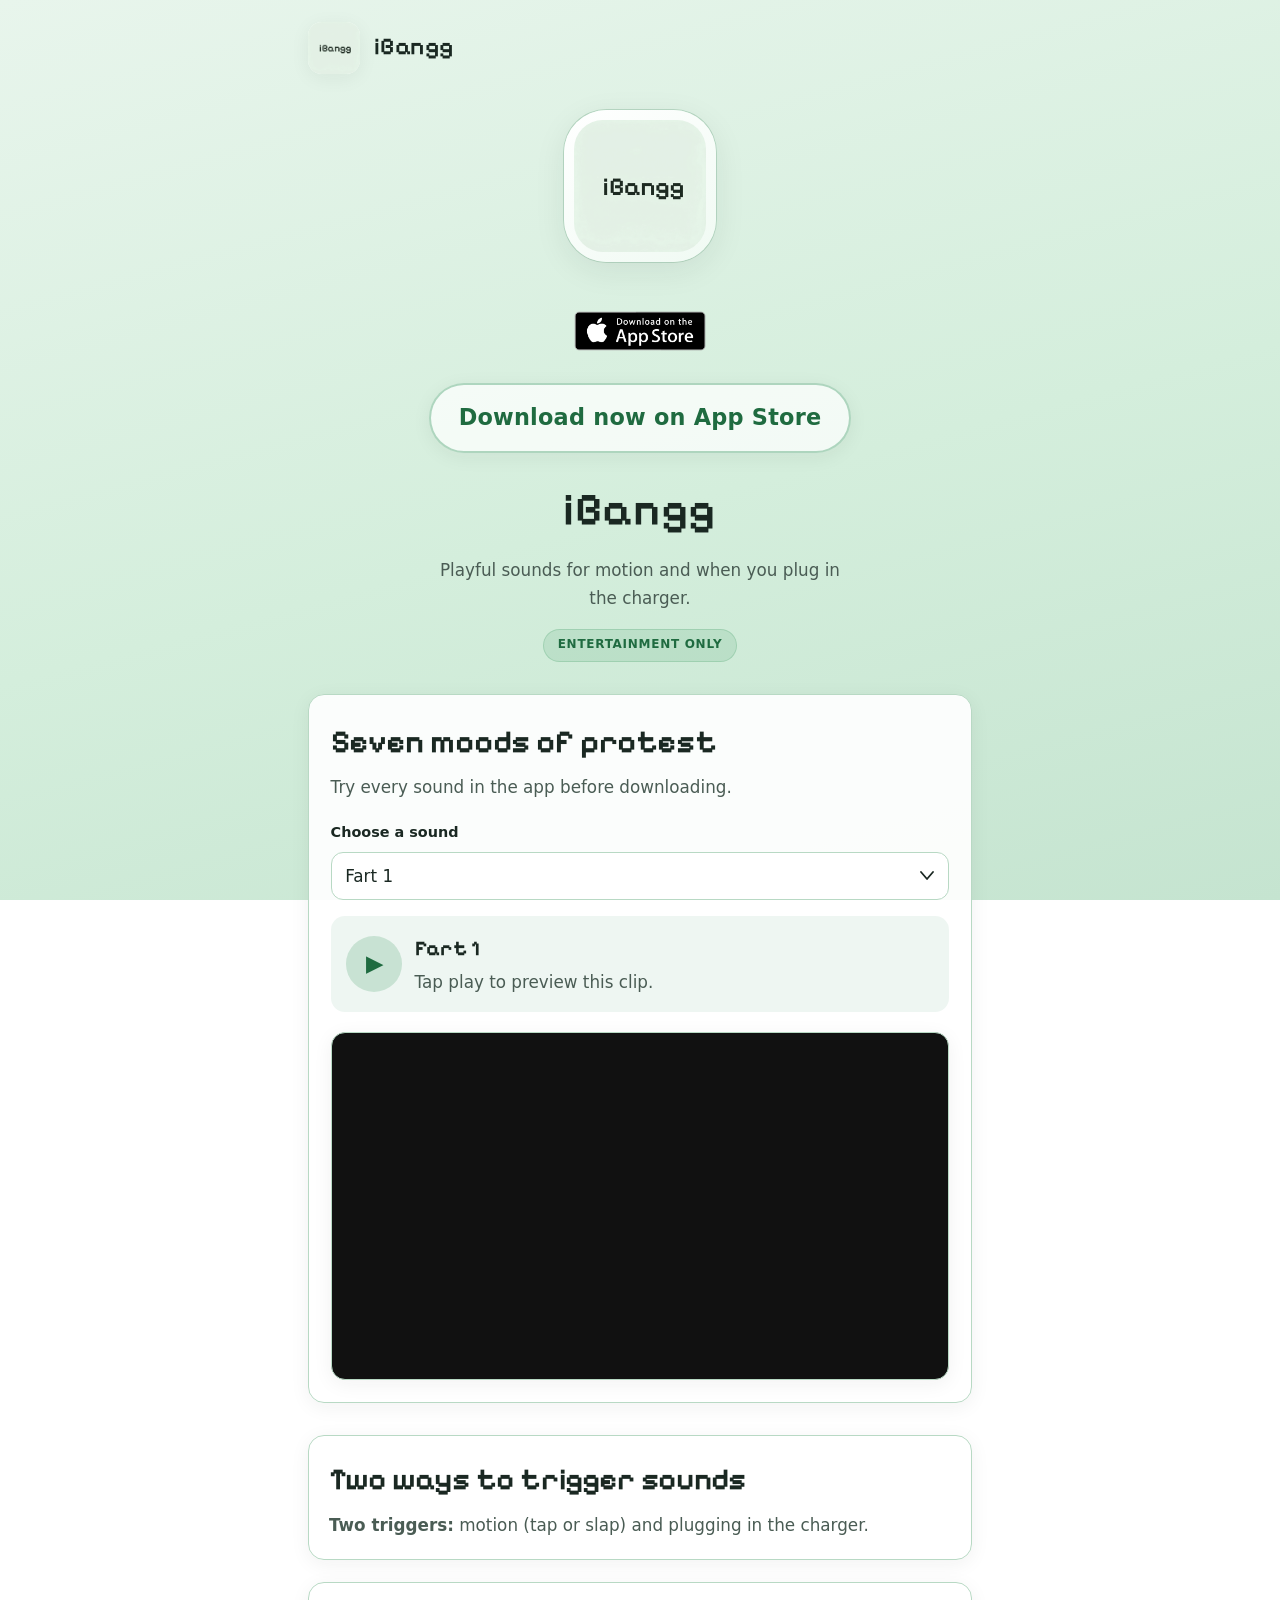
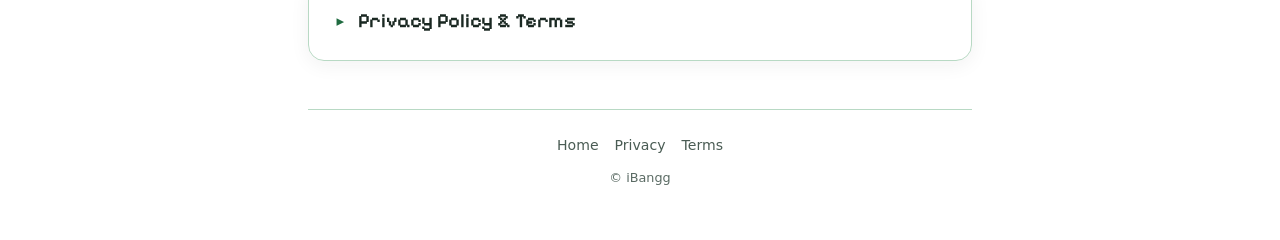
<file: index.html>
<!DOCTYPE html>
<html lang="en">
  <head>
    <meta charset="utf-8" />
    <meta name="viewport" content="width=device-width, initial-scale=1" />
    <meta name="referrer" content="strict-origin-when-cross-origin" />
    <meta name="theme-color" content="#d4eedc" />
    <meta
      name="description"
      content="iBangg — Privacy Policy and Terms. Entertainment app; no data collection."
    />
    <title>iBangg — Legal</title>
    <link rel="icon" href="assets/logo.png" type="image/png" />
    <link rel="preconnect" href="https://fonts.googleapis.com" />
    <link rel="preconnect" href="https://fonts.gstatic.com" crossorigin />
    <link
      href="https://fonts.googleapis.com/css2?family=Pixelify+Sans:wght@400;500;600;700&display=swap"
      rel="stylesheet"
    />
    <link rel="stylesheet" href="styles.css" />
  </head>
  <body>
    <a class="skip-link" href="#main">Skip to content</a>

    <div class="layout">
      <header class="site-header">
        <a class="brand" href="index.html">
          <img
            class="brand-logo"
            src="assets/logo.png"
            width="52"
            height="52"
            alt=""
            decoding="async"
          />
          <span class="brand-text">
            <span class="brand-name">iBangg</span>
          </span>
        </a>
      </header>

      <main id="main">
        <section class="hero" aria-labelledby="hero-title">
          <div class="hero-logo">
            <img
              src="assets/logo.png"
              width="132"
              height="132"
              alt="iBangg app icon"
              decoding="async"
            />
          </div>
          <div class="appstore-logo-wrap">
            <img
              class="appstore-logo"
              src="assets/AppStore-Logo.png"
              width="260"
              height="78"
              alt="App Store logo"
              decoding="async"
            />
          </div>
          <a
            class="appstore-cta"
            href="https://apps.apple.com/bg/app/ibangg/id6761313933"
            target="_blank"
            rel="noopener noreferrer"
            aria-label="Download iBangg on the App Store"
          >
            Download now on App Store
          </a>
          <h1 id="hero-title" class="hero-title">iBangg</h1>
          <p class="hero-lead">
            Playful sounds for motion and when you plug in the charger.
          </p>
          <span class="hero-badge">Entertainment only</span>
        </section>

        <section class="sound-preview" aria-labelledby="sound-preview-title">
          <h2 id="sound-preview-title">Seven moods of protest</h2>
          <p class="sound-preview-lead">
            Try every sound in the app before downloading.
          </p>
          <label class="sound-label" id="sound-label-picker" for="sound-picker-btn">Choose a sound</label>
          <div class="sound-picker">
            <button
              type="button"
              id="sound-picker-btn"
              class="sound-picker-trigger"
              aria-haspopup="listbox"
              aria-expanded="false"
              aria-controls="sound-picker-listbox"
            >
              <span class="sound-picker-value" id="sound-picker-value">Fart 1</span>
            </button>
            <ul
              id="sound-picker-listbox"
              class="sound-picker-list"
              role="listbox"
              aria-labelledby="sound-label-picker"
              hidden
            ></ul>
            <select
              id="sound-select"
              class="sound-select-native"
              name="sound"
              tabindex="-1"
              aria-hidden="true"
            >
              <option value="assets/sounds/Fart 1.mp3">Fart 1</option>
              <option value="assets/sounds/Fart 2.mp3">Fart 2</option>
              <option value="assets/sounds/Fart 3.mp3">Fart 3</option>
              <option value="assets/sounds/Fart 4.mp3">Fart 4</option>
              <option value="assets/sounds/Moan 1.mp3">Moan 1</option>
              <option value="assets/sounds/Moan 2.mp3">Moan 2</option>
              <option value="assets/sounds/moan3.mp3">Moan 3</option>
              <option value="assets/sounds/moan4.mp3">Moan 4</option>
              <option value="assets/sounds/Ohoo 1.mp3">Ohoo</option>
              <option value="assets/sounds/Old Metal.mp3">Old Metal</option>
              <option value="assets/sounds/Ouch 1.mp3">Ouch 1</option>
              <option value="assets/sounds/Ouch 2.mp3">Ouch 2</option>
              <option value="assets/sounds/Ouch 3.mp3">Ouch 3</option>
              <option value="assets/sounds/Ow 1.mp3">Ow</option>
              <option value="assets/sounds/Yeah 1.mp3">Yeah 1</option>
              <option value="assets/sounds/Yeah 2.mp3">Yeah 2</option>
              <option value="assets/sounds/goat.mp3">Goat</option>
              <option value="assets/sounds/move-away.mp3">Move away</option>
            </select>
          </div>
          <div class="sound-player-card">
            <button type="button" id="sound-play-toggle" class="sound-play-btn" aria-label="Play selected sound">
              ▶
            </button>
            <div class="sound-copy">
              <strong id="sound-title">Fart 1</strong>
              <p id="sound-help">Tap play to preview this clip.</p>
            </div>
          </div>
          <audio id="sound-preview-audio" preload="none" src="assets/sounds/Fart 1.mp3"></audio>
          <div class="sound-video-wrap">
            <div class="sound-video-embed">
              <iframe
                id="sound-youtube-frame"
                title="iBangg — YouTube video"
                loading="lazy"
                allow="accelerometer; autoplay; clipboard-write; encrypted-media; gyroscope; picture-in-picture; web-share"
                allowfullscreen
                referrerpolicy="strict-origin-when-cross-origin"
              ></iframe>
            </div>
          </div>
        </section>

        <section class="feature-note" aria-labelledby="feature-note-title">
          <h2 id="feature-note-title">Two ways to trigger sounds</h2>
          <p>
            <strong>Two triggers:</strong> motion (tap or slap) and plugging in the
            charger.
          </p>
        </section>

        <details class="legal-fold">
          <summary class="legal-fold-summary">
            <span class="summary-chevron" aria-hidden="true">▸</span>
            <span class="legal-fold-title">
              <strong>Privacy Policy &amp; Terms</strong>
            </span>
          </summary>
          <div class="legal-fold-panel">
            <p class="intro-copy">
              This site hosts the official <strong>Privacy Policy</strong> and
              <strong>Terms &amp; Conditions</strong> for the iOS app. We don’t
              collect personal data or share it with third parties.
            </p>

            <nav class="nav-cards" aria-label="Legal documents">
              <a class="nav-card" href="privacy.html">
                <strong>Privacy Policy</strong>
                <span>What we don’t collect and how the app treats your device.</span>
                <span class="chev">Read →</span>
              </a>
              <a class="nav-card" href="terms.html">
                <strong>Terms &amp; Conditions</strong>
                <span>Use for fun, at your own risk — including physical handling of your phone.</span>
                <span class="chev">Read →</span>
              </a>
            </nav>

            <div class="at-a-glance-card">
              <p class="at-a-glance-heading"><strong>At a glance</strong></p>
              <p>
                No personal information collection, no third‑party data sharing.
                You’re responsible for how you handle your device; we’re not liable
                for damage from rough or inappropriate use. The same points are
                spelled out in the
                <a href="privacy.html">Privacy Policy</a> (sections 1–2) and
                <a href="terms.html">Terms</a> (sections 2 and 4), each with a
                short summary at the top of that page.
              </p>
            </div>
          </div>
        </details>
      </main>

      <footer class="site-footer">
        <nav aria-label="Footer">
          <a href="index.html">Home</a>
          <a href="privacy.html">Privacy</a>
          <a href="terms.html">Terms</a>
        </nav>
        <p class="fine">© iBangg</p>
      </footer>
    </div>
    <script>
      const soundSelect = document.getElementById("sound-select");
      const soundPickerBtn = document.getElementById("sound-picker-btn");
      const soundPickerValue = document.getElementById("sound-picker-value");
      const soundListbox = document.getElementById("sound-picker-listbox");
      const audio = document.getElementById("sound-preview-audio");
      const playToggle = document.getElementById("sound-play-toggle");
      const soundTitle = document.getElementById("sound-title");
      const soundHelp = document.getElementById("sound-help");
      const soundYoutubeFrame = document.getElementById("sound-youtube-frame");

      if (soundYoutubeFrame) {
        const ytParams = new URLSearchParams({
          rel: "0",
          modestbranding: "1",
          playsinline: "1"
        });
        if (location.protocol === "https:" || location.protocol === "http:") {
          ytParams.set("origin", location.origin);
        }
        soundYoutubeFrame.src =
          "https://www.youtube-nocookie.com/embed/eyi1hRgVilk?" + ytParams.toString();
      }

      let docCloseListener = null;

      function selectedLabel() {
        return soundSelect.options[soundSelect.selectedIndex].text;
      }

      function updateButton(isPlaying) {
        playToggle.textContent = isPlaying ? "❚❚" : "▶";
        playToggle.setAttribute(
          "aria-label",
          isPlaying ? "Pause selected sound" : "Play selected sound"
        );
      }

      function syncListboxSelection() {
        const i = soundSelect.selectedIndex;
        soundListbox.querySelectorAll('[role="option"]').forEach((el, idx) => {
          el.setAttribute("aria-selected", idx === i ? "true" : "false");
        });
      }

      function applySoundSelection() {
        audio.src = soundSelect.value;
        soundPickerValue.textContent = selectedLabel();
        soundTitle.textContent = selectedLabel();
        soundHelp.textContent = "Tap play to preview this clip.";
        audio.pause();
        audio.currentTime = 0;
        updateButton(false);
        syncListboxSelection();
      }

      function closeSoundPicker() {
        soundListbox.hidden = true;
        soundPickerBtn.setAttribute("aria-expanded", "false");
        if (docCloseListener) {
          document.removeEventListener("click", docCloseListener);
          docCloseListener = null;
        }
      }

      function openSoundPicker() {
        soundListbox.hidden = false;
        soundPickerBtn.setAttribute("aria-expanded", "true");
        syncListboxSelection();
        const focusIdx = soundSelect.selectedIndex;
        const toFocus = soundListbox.children[focusIdx] || soundListbox.firstElementChild;
        toFocus?.focus();
        docCloseListener = (e) => {
          if (!e.target.closest(".sound-picker")) {
            closeSoundPicker();
          }
        };
        setTimeout(() => document.addEventListener("click", docCloseListener), 0);
      }

      Array.from(soundSelect.options).forEach((opt, index) => {
        const li = document.createElement("li");
        li.setAttribute("role", "option");
        li.id = "sound-opt-" + index;
        li.tabIndex = -1;
        li.dataset.index = String(index);
        li.textContent = opt.textContent;
        li.addEventListener("click", (e) => {
          e.stopPropagation();
          soundSelect.selectedIndex = index;
          applySoundSelection();
          closeSoundPicker();
          soundPickerBtn.focus();
        });
        soundListbox.appendChild(li);
      });

      soundPickerBtn.addEventListener("click", (e) => {
        e.stopPropagation();
        if (soundListbox.hidden) {
          openSoundPicker();
        } else {
          closeSoundPicker();
        }
      });

      soundPickerBtn.addEventListener("keydown", (e) => {
        if (e.key === "ArrowDown" || e.key === "ArrowUp" || e.key === "Enter" || e.key === " ") {
          e.preventDefault();
          if (soundListbox.hidden) {
            openSoundPicker();
          }
        }
      });

      soundListbox.addEventListener("keydown", (e) => {
        const items = [...soundListbox.querySelectorAll('[role="option"]')];
        const cur = items.indexOf(document.activeElement);
        if (e.key === "Escape") {
          e.preventDefault();
          closeSoundPicker();
          soundPickerBtn.focus();
        }
        if (e.key === "ArrowDown") {
          e.preventDefault();
          items[Math.min(cur + 1, items.length - 1)]?.focus();
        }
        if (e.key === "ArrowUp") {
          e.preventDefault();
          items[Math.max(cur - 1, 0)]?.focus();
        }
        if (e.key === "Enter" || e.key === " ") {
          e.preventDefault();
          if (cur >= 0) {
            soundSelect.selectedIndex = cur;
            applySoundSelection();
            closeSoundPicker();
            soundPickerBtn.focus();
          }
        }
      });

      applySoundSelection();

      playToggle.addEventListener("click", async () => {
        if (audio.paused) {
          try {
            await audio.play();
            soundHelp.textContent = "Playing preview...";
            updateButton(true);
          } catch (_) {
            soundHelp.textContent = "Preview blocked by browser. Tap play again.";
          }
          return;
        }
        audio.pause();
        updateButton(false);
        soundHelp.textContent = "Paused.";
      });

      audio.addEventListener("ended", () => {
        updateButton(false);
        soundHelp.textContent = "Preview finished.";
      });

      audio.addEventListener("error", () => {
        updateButton(false);
        soundHelp.textContent =
          "Could not load this sound (missing file or still updating). Try a hard refresh, or check the Network tab for the .mp3 URL.";
      });
    </script>
  </body>
</html>
</file>
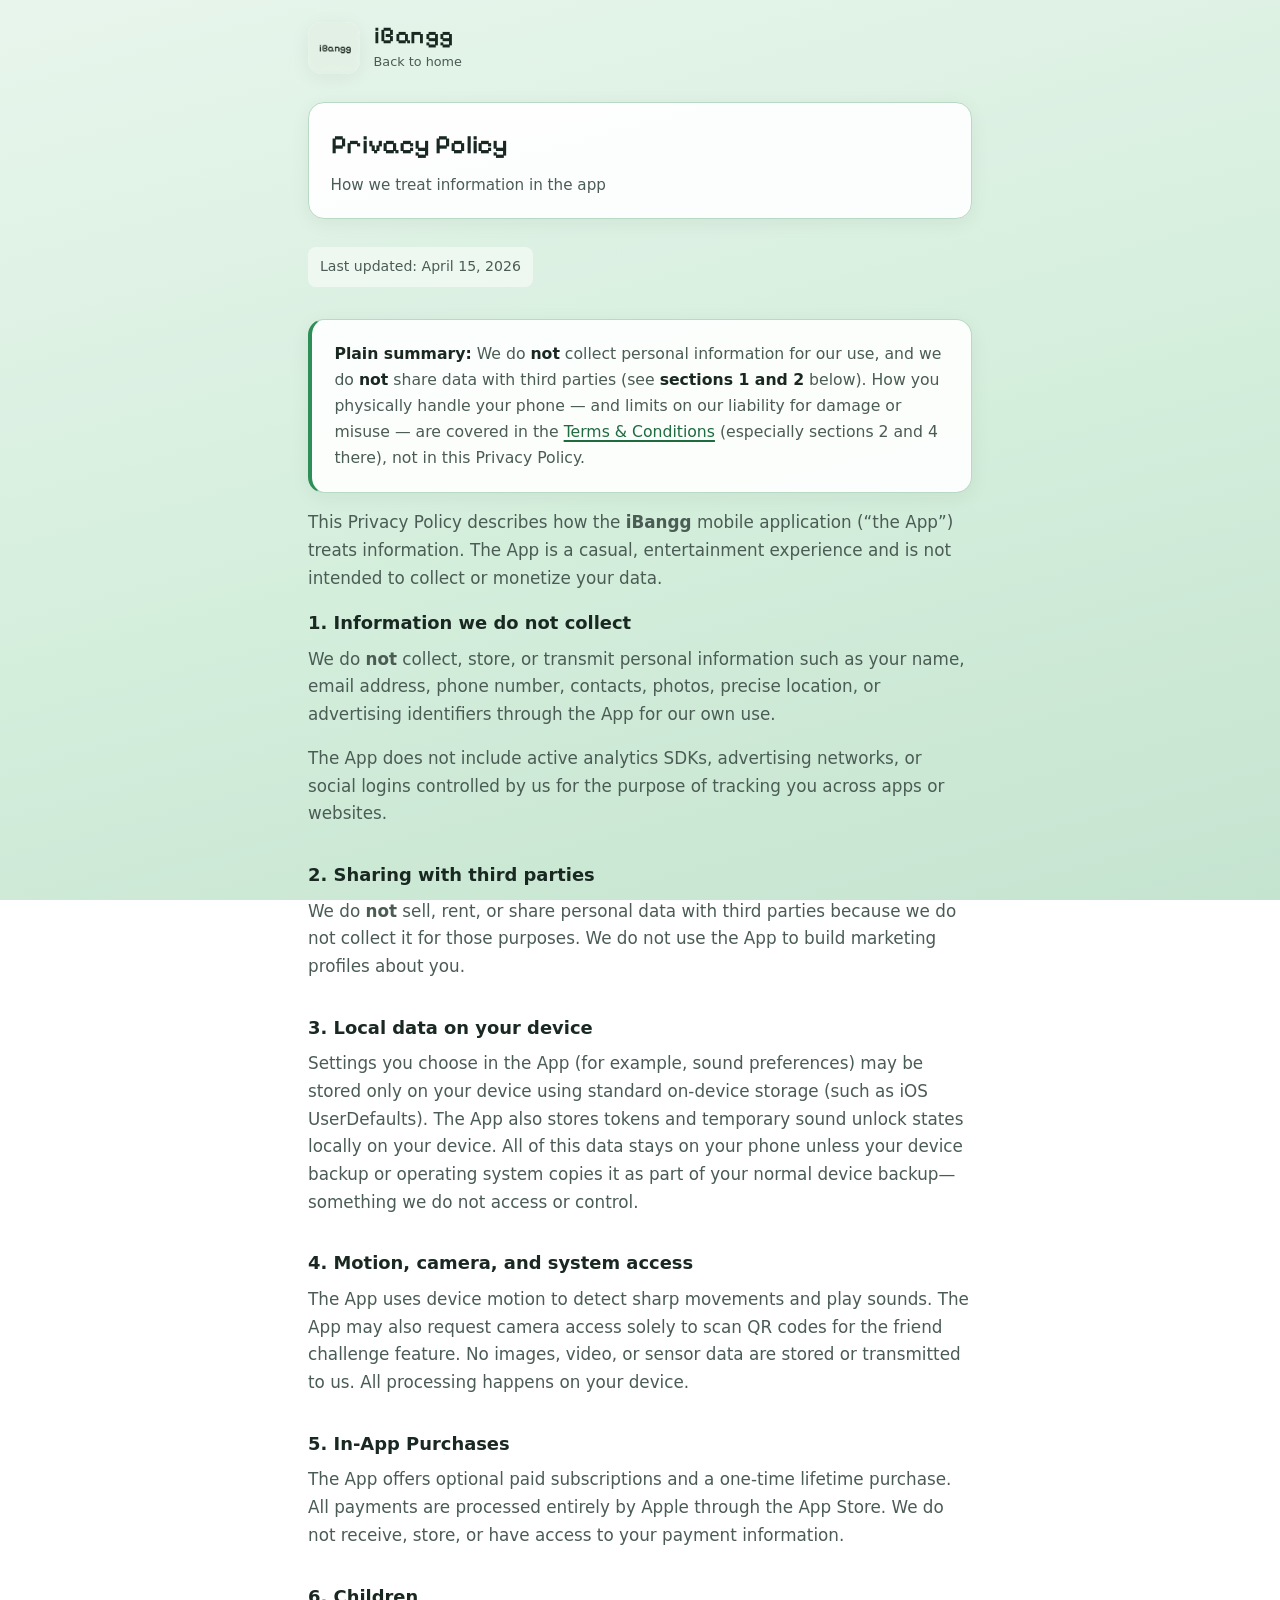
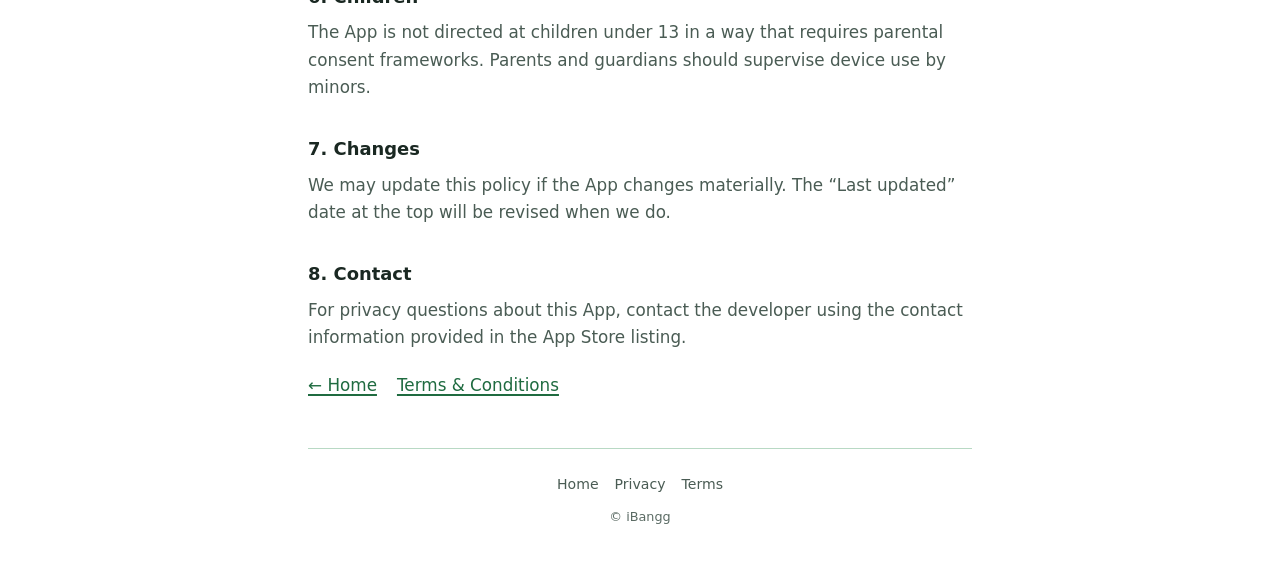
<file: privacy.html>
<!DOCTYPE html>
<html lang="en">
  <head>
    <meta charset="utf-8" />
    <meta name="viewport" content="width=device-width, initial-scale=1" />
    <meta name="theme-color" content="#d4eedc" />
    <title>Privacy Policy — iBangg</title>
    <link rel="icon" href="assets/logo.png" type="image/png" />
    <link rel="preconnect" href="https://fonts.googleapis.com" />
    <link rel="preconnect" href="https://fonts.gstatic.com" crossorigin />
    <link
      href="https://fonts.googleapis.com/css2?family=Pixelify+Sans:wght@400;500;600;700&display=swap"
      rel="stylesheet"
    />
    <link rel="stylesheet" href="styles.css" />
  </head>
  <body>
    <a class="skip-link" href="#main">Skip to content</a>

    <div class="layout">
      <header class="site-header">
        <a class="brand" href="index.html">
          <img
            class="brand-logo"
            src="assets/logo.png"
            width="52"
            height="52"
            alt=""
            decoding="async"
          />
          <span class="brand-text">
            <span class="brand-name">iBangg</span>
            <span class="brand-tag">Back to home</span>
          </span>
        </a>
      </header>

      <div class="doc-banner">
        <h1>Privacy Policy</h1>
        <p class="doc-sub">How we treat information in the app</p>
      </div>

      <main id="main">
      <p class="last-updated">Last updated: April 15, 2026</p>

      <div class="summary-card">
        <p>
          <strong>Plain summary:</strong> We do <strong>not</strong> collect
          personal information for our use, and we do <strong>not</strong> share
          data with third parties (see <strong>sections 1 and 2</strong> below).
          How you physically handle your phone — and limits on our liability for
          damage or misuse — are covered in the
          <a href="terms.html">Terms &amp; Conditions</a> (especially sections 2
          and 4 there), not in this Privacy Policy.
        </p>
      </div>

      <p>
        This Privacy Policy describes how the <strong>iBangg</strong> mobile
        application (“the App”) treats information. The App is a casual,
        entertainment experience and is not intended to collect or monetize
        your data.
      </p>

      <h2>1. Information we do not collect</h2>
      <p>
        We do <strong>not</strong> collect, store, or transmit personal
        information such as your name, email address, phone number, contacts,
        photos, precise location, or advertising identifiers through the App for
        our own use.
      </p>
      <p>
        The App does not include active analytics SDKs, advertising networks,
        or social logins controlled by us for the purpose of tracking you
        across apps or websites.
      </p>

      <h2>2. Sharing with third parties</h2>
      <p>
        We do <strong>not</strong> sell, rent, or share personal data with third
        parties because we do not collect it for those purposes. We do not use
        the App to build marketing profiles about you.
      </p>

      <h2>3. Local data on your device</h2>
      <p>
        Settings you choose in the App (for example, sound preferences) may be
        stored only on your device using standard on-device storage (such as
        iOS UserDefaults). The App also stores tokens and temporary sound
        unlock states locally on your device. All of this data stays on your
        phone unless your device backup or operating system copies it as part
        of your normal device backup—something we do not access or control.
      </p>

      <h2>4. Motion, camera, and system access</h2>
      <p>
        The App uses device motion to detect sharp movements and play sounds.
        The App may also request camera access solely to scan QR codes for the
        friend challenge feature. No images, video, or sensor data are stored
        or transmitted to us. All processing happens on your device.
      </p>

      <h2>5. In-App Purchases</h2>
      <p>
        The App offers optional paid subscriptions and a one-time lifetime
        purchase. All payments are processed entirely by Apple through the App
        Store. We do not receive, store, or have access to your payment
        information.
      </p>

      <h2>6. Children</h2>
      <p>
        The App is not directed at children under 13 in a way that requires
        parental consent frameworks. Parents and guardians should supervise
        device use by minors.
      </p>

      <h2>7. Changes</h2>
      <p>
        We may update this policy if the App changes materially. The “Last
        updated” date at the top will be revised when we do.
      </p>

      <h2>8. Contact</h2>
      <p>
        For privacy questions about this App, contact the developer using the
        contact information provided in the App Store listing.
      </p>

      <nav class="links" aria-label="Navigation">
        <a href="index.html">← Home</a>
        <a href="terms.html">Terms &amp; Conditions</a>
      </nav>
    </main>

      <footer class="site-footer">
        <nav aria-label="Footer">
          <a href="index.html">Home</a>
          <a href="privacy.html">Privacy</a>
          <a href="terms.html">Terms</a>
        </nav>
        <p class="fine">© iBangg</p>
      </footer>
    </div>
  </body>
</html>
</file>
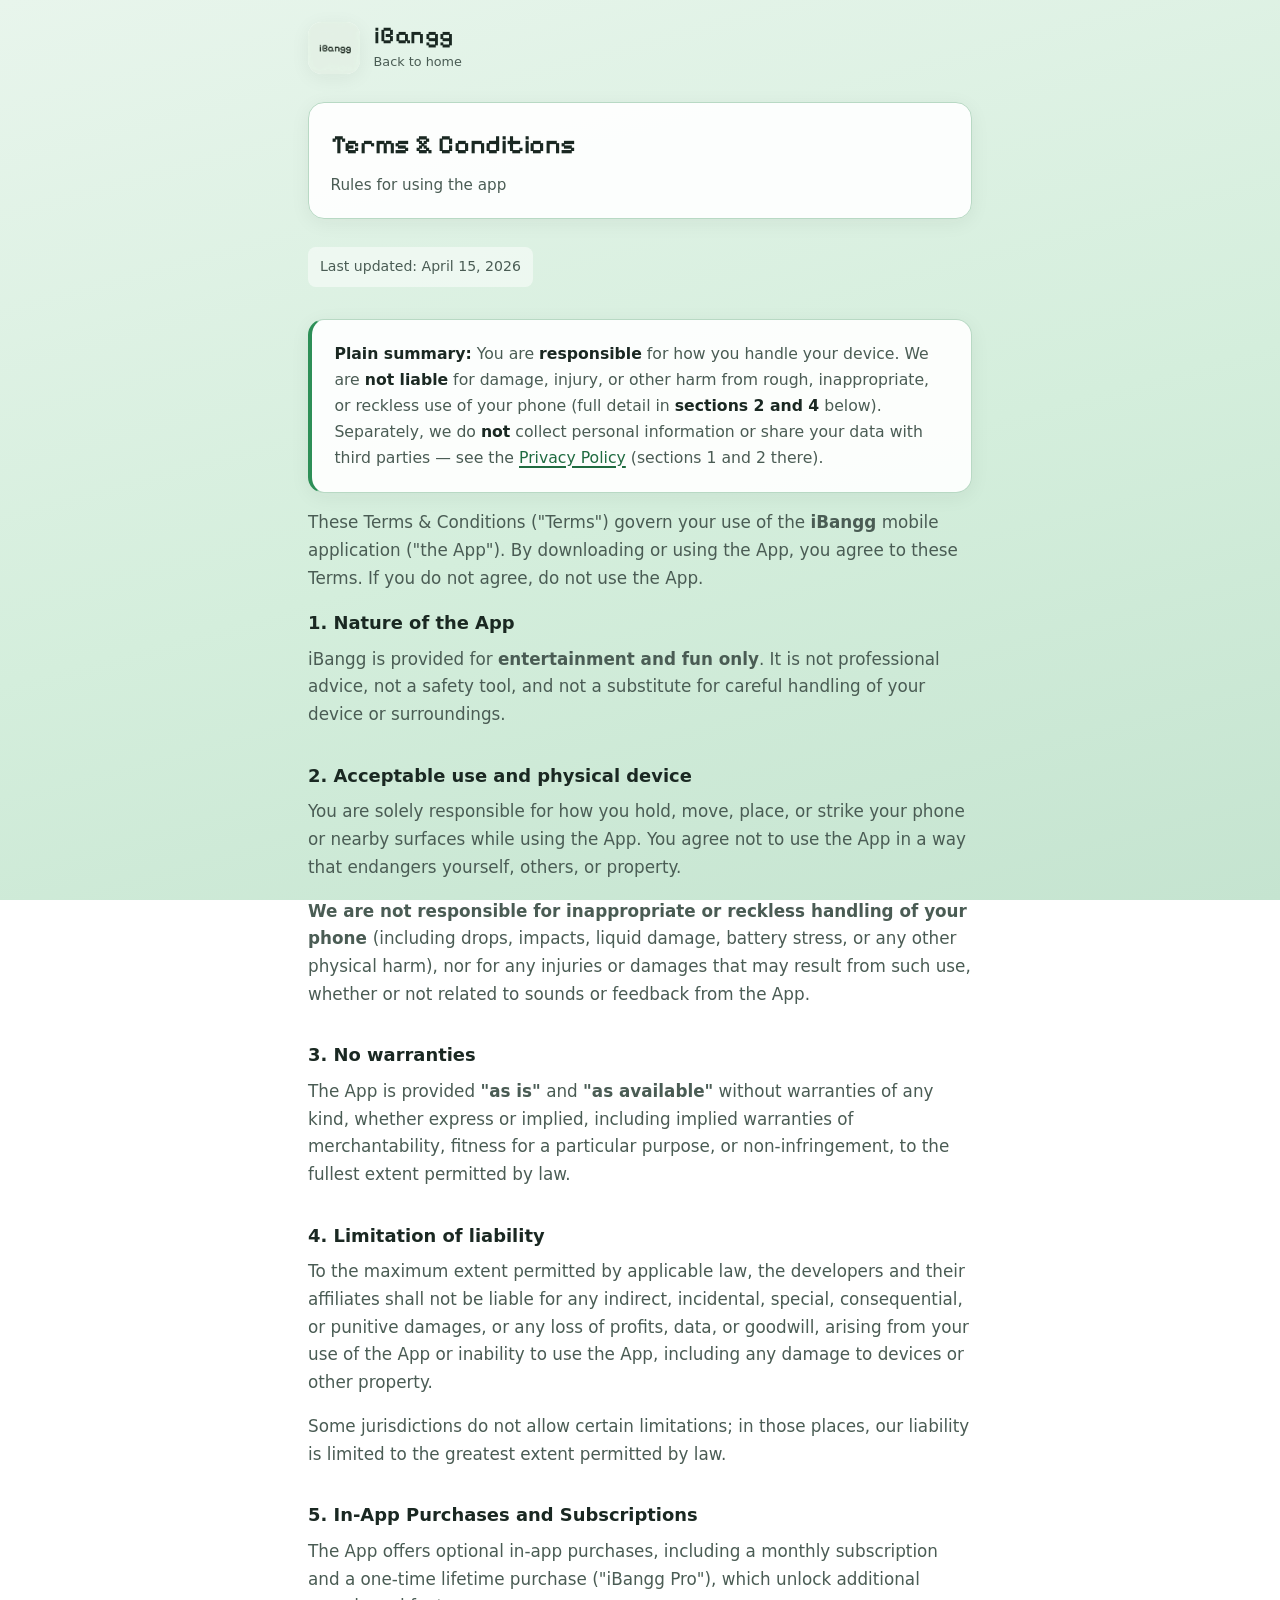
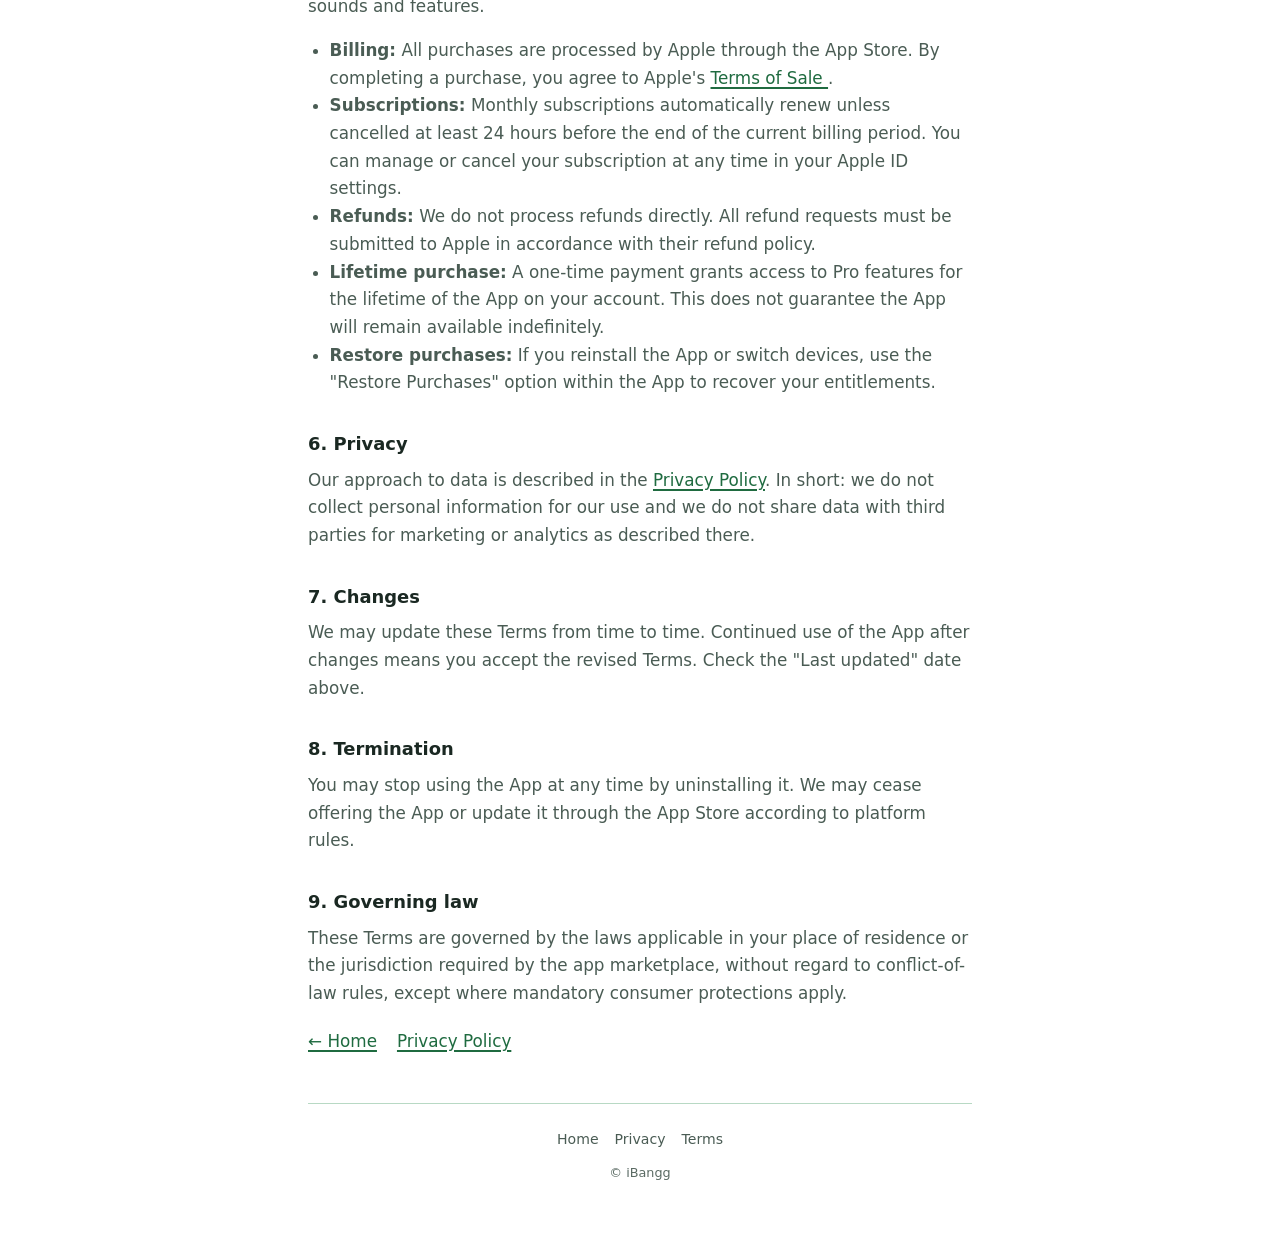
<file: terms.html>
<!DOCTYPE html>
<html lang="en">
  <head>
    <meta charset="utf-8" />
    <meta name="viewport" content="width=device-width, initial-scale=1" />
    <meta name="theme-color" content="#d4eedc" />
    <title>Terms &amp; Conditions — iBangg</title>
    <link rel="icon" href="assets/logo.png" type="image/png" />
    <link rel="preconnect" href="https://fonts.googleapis.com" />
    <link rel="preconnect" href="https://fonts.gstatic.com" crossorigin />
    <link
      href="https://fonts.googleapis.com/css2?family=Pixelify+Sans:wght@400;500;600;700&display=swap"
      rel="stylesheet"
    />
    <link rel="stylesheet" href="styles.css" />
  </head>
  <body>
    <a class="skip-link" href="#main">Skip to content</a>

    <div class="layout">
      <header class="site-header">
        <a class="brand" href="index.html">
          <img
            class="brand-logo"
            src="assets/logo.png"
            width="52"
            height="52"
            alt=""
            decoding="async"
          />
          <span class="brand-text">
            <span class="brand-name">iBangg</span>
            <span class="brand-tag">Back to home</span>
          </span>
        </a>
      </header>

      <div class="doc-banner">
        <h1>Terms &amp; Conditions</h1>
        <p class="doc-sub">Rules for using the app</p>
      </div>

      <main id="main">
      <p class="last-updated">Last updated: April 15, 2026</p>

      <div class="summary-card">
        <p>
          <strong>Plain summary:</strong> You are <strong>responsible</strong>
          for how you handle your device. We are <strong>not liable</strong> for
          damage, injury, or other harm from rough, inappropriate, or reckless
          use of your phone (full detail in <strong>sections 2 and 4</strong>
          below). Separately, we do <strong>not</strong> collect personal
          information or share your data with third parties — see the
          <a href="privacy.html">Privacy Policy</a> (sections 1 and 2 there).
        </p>
      </div>

      <p>
        These Terms &amp; Conditions ("Terms") govern your use of the
        <strong>iBangg</strong> mobile application ("the App"). By downloading
        or using the App, you agree to these Terms. If you do not agree, do not
        use the App.
      </p>

      <h2>1. Nature of the App</h2>
      <p>
        iBangg is provided for <strong>entertainment and fun only</strong>. It
        is not professional advice, not a safety tool, and not a substitute for
        careful handling of your device or surroundings.
      </p>

      <h2>2. Acceptable use and physical device</h2>
      <p>
        You are solely responsible for how you hold, move, place, or strike your
        phone or nearby surfaces while using the App. You agree not to use the
        App in a way that endangers yourself, others, or property.
      </p>
      <p>
        <strong>
          We are not responsible for inappropriate or reckless handling of your
          phone
        </strong>
        (including drops, impacts, liquid damage, battery stress, or any other
        physical harm), nor for any injuries or damages that may result from
        such use, whether or not related to sounds or feedback from the App.
      </p>

      <h2>3. No warranties</h2>
      <p>
        The App is provided <strong>"as is"</strong> and <strong>"as available"</strong>
        without warranties of any kind, whether express or implied, including
        implied warranties of merchantability, fitness for a particular purpose,
        or non-infringement, to the fullest extent permitted by law.
      </p>

      <h2>4. Limitation of liability</h2>
      <p>
        To the maximum extent permitted by applicable law, the developers and
        their affiliates shall not be liable for any indirect, incidental,
        special, consequential, or punitive damages, or any loss of profits,
        data, or goodwill, arising from your use of the App or inability to use
        the App, including any damage to devices or other property.
      </p>
      <p>
        Some jurisdictions do not allow certain limitations; in those places,
        our liability is limited to the greatest extent permitted by law.
      </p>

      <h2>5. In-App Purchases and Subscriptions</h2>
      <p>
        The App offers optional in-app purchases, including a monthly
        subscription and a one-time lifetime purchase ("iBangg Pro"), which
        unlock additional sounds and features.
      </p>
      <ul>
        <li>
          <strong>Billing:</strong> All purchases are processed by Apple through
          the App Store. By completing a purchase, you agree to Apple's
          <a href="https://www.apple.com/legal/internet-services/itunes/us/terms.html" target="_blank" rel="noopener">
            Terms of Sale
          </a>.
        </li>
        <li>
          <strong>Subscriptions:</strong> Monthly subscriptions automatically
          renew unless cancelled at least 24 hours before the end of the current
          billing period. You can manage or cancel your subscription at any time
          in your Apple ID settings.
        </li>
        <li>
          <strong>Refunds:</strong> We do not process refunds directly. All
          refund requests must be submitted to Apple in accordance with their
          refund policy.
        </li>
        <li>
          <strong>Lifetime purchase:</strong> A one-time payment grants access
          to Pro features for the lifetime of the App on your account. This does
          not guarantee the App will remain available indefinitely.
        </li>
        <li>
          <strong>Restore purchases:</strong> If you reinstall the App or switch
          devices, use the "Restore Purchases" option within the App to recover
          your entitlements.
        </li>
      </ul>

      <h2>6. Privacy</h2>
      <p>
        Our approach to data is described in the
        <a href="privacy.html">Privacy Policy</a>. In short: we do not collect
        personal information for our use and we do not share data with third
        parties for marketing or analytics as described there.
      </p>

      <h2>7. Changes</h2>
      <p>
        We may update these Terms from time to time. Continued use of the App
        after changes means you accept the revised Terms. Check the "Last
        updated" date above.
      </p>

      <h2>8. Termination</h2>
      <p>
        You may stop using the App at any time by uninstalling it. We may cease
        offering the App or update it through the App Store according to
        platform rules.
      </p>

      <h2>9. Governing law</h2>
      <p>
        These Terms are governed by the laws applicable in your place of
        residence or the jurisdiction required by the app marketplace, without
        regard to conflict-of-law rules, except where mandatory consumer
        protections apply.
      </p>

      <nav class="links" aria-label="Navigation">
        <a href="index.html">← Home</a>
        <a href="privacy.html">Privacy Policy</a>
      </nav>
    </main>

      <footer class="site-footer">
        <nav aria-label="Footer">
          <a href="index.html">Home</a>
          <a href="privacy.html">Privacy</a>
          <a href="terms.html">Terms</a>
        </nav>
        <p class="fine">© iBangg</p>
      </footer>
    </div>
  </body>
</html>
</file>
<file: styles.css>
:root {
  --bg-top: #e8f5ec;
  --bg-bottom: #d4eedc;
  --text: #1a2822;
  --muted: #4a5c54;
  --accent: #2d8f57;
  --accent-dark: #1f6b40;
  --line: #b8d9c4;
  --card: rgba(255, 255, 255, 0.92);
  --shadow: 0 8px 32px rgba(26, 40, 34, 0.08);
  --shadow-soft: 0 4px 20px rgba(26, 40, 34, 0.06);
  --radius: 16px;
  --radius-lg: 24px;
  --font-display: "Pixelify Sans", system-ui, sans-serif;
  --font-body: system-ui, -apple-system, "Segoe UI", Roboto, Helvetica, Arial, sans-serif;
}

* {
  box-sizing: border-box;
}

html {
  scroll-behavior: smooth;
}

body {
  margin: 0;
  min-height: 100vh;
  font-family: var(--font-body);
  font-size: 1.05rem;
  line-height: 1.65;
  color: var(--text);
  background: linear-gradient(165deg, var(--bg-top) 0%, var(--bg-bottom) 55%, #c5e4d0 100%);
  background-attachment: fixed;
}

.skip-link {
  position: absolute;
  left: -9999px;
  top: 0;
  padding: 0.5rem 1rem;
  background: var(--text);
  color: #fff;
  z-index: 100;
}

.skip-link:focus {
  left: 1rem;
  top: 1rem;
}

.layout {
  max-width: 44rem;
  margin: 0 auto;
  padding: 0 1.25rem;
}

/* ——— Header / brand ——— */
.site-header {
  padding: 1rem 0 1.25rem;
}

.brand {
  display: inline-flex;
  align-items: center;
  gap: 0.85rem;
  text-decoration: none;
  color: inherit;
  padding: 0.35rem 0;
}

.brand:hover .brand-name {
  color: var(--accent-dark);
}

.brand-logo {
  width: 52px;
  height: 52px;
  border-radius: 14px;
  object-fit: cover;
  box-shadow: var(--shadow-soft), 0 0 0 1px rgba(255, 255, 255, 0.8) inset;
  flex-shrink: 0;
}

.brand-text {
  display: flex;
  flex-direction: column;
  gap: 0.1rem;
}

.brand-name {
  font-family: var(--font-display);
  font-size: 1.5rem;
  font-weight: 600;
  letter-spacing: 0.02em;
  line-height: 1.1;
  color: var(--text);
}

.brand-tag {
  font-size: 0.8rem;
  color: var(--muted);
  font-weight: 500;
}

/* ——— Document pages (Privacy / Terms) ——— */
.doc-banner {
  margin-bottom: 1.75rem;
  padding: 1.25rem 1.35rem;
  background: var(--card);
  border-radius: var(--radius);
  border: 1px solid var(--line);
  box-shadow: var(--shadow-soft);
}

.doc-banner h1 {
  margin: 0;
  font-family: var(--font-display);
  font-size: 1.65rem;
  font-weight: 600;
  color: var(--text);
}

.doc-banner .doc-sub {
  margin: 0.4rem 0 0;
  font-size: 0.95rem;
  color: var(--muted);
}

/* ——— Hero (home) ——— */
.hero {
  text-align: center;
  padding: 0.5rem 0 2rem;
}

.hero-logo {
  display: inline-block;
  margin-bottom: 1.25rem;
  padding: 10px;
  background: linear-gradient(145deg, #ffffff 0%, #f0faf3 100%);
  border-radius: 28%;
  box-shadow: var(--shadow), 0 0 0 1px var(--line);
}

.hero-logo img {
  display: block;
  width: min(132px, 36vw);
  height: min(132px, 36vw);
  border-radius: 22%;
  object-fit: cover;
}

.appstore-logo-wrap {
  margin: 0.2rem 0 0.9rem;
}

.appstore-logo {
  display: block;
  width: min(132px, 36vw);
  height: auto;
  margin: 0 auto;
}

.appstore-cta {
  display: inline-flex;
  align-items: center;
  justify-content: center;
  margin: 0 0 1.2rem;
  padding: 0.9rem 1.7rem;
  border-radius: 999px;
  border: 2px solid rgba(45, 143, 87, 0.35);
  background: rgba(255, 255, 255, 0.72);
  box-shadow: var(--shadow-soft);
  color: var(--accent-dark);
  text-decoration: none;
  font-weight: 700;
  font-size: clamp(1.05rem, 3.6vw, 1.4rem);
  letter-spacing: 0.01em;
  transition: transform 0.18s ease, box-shadow 0.18s ease, border-color 0.18s ease, background-color 0.18s ease;
}

.appstore-cta:hover {
  transform: translateY(-2px);
  border-color: rgba(45, 143, 87, 0.52);
  background: rgba(255, 255, 255, 0.9);
  box-shadow: var(--shadow);
  color: var(--accent-dark);
}

.appstore-cta:focus-visible {
  outline: 3px solid rgba(45, 143, 87, 0.35);
  outline-offset: 2px;
}

.hero-title {
  margin: 0;
  font-family: var(--font-display);
  font-size: clamp(2.25rem, 8vw, 2.85rem);
  font-weight: 600;
  letter-spacing: 0.03em;
  color: var(--text);
}

.hero-lead {
  margin: 0.65rem auto 0;
  max-width: 26rem;
  font-size: 1.05rem;
  color: var(--muted);
}

.hero-badge {
  display: inline-block;
  margin-top: 1rem;
  padding: 0.35rem 0.85rem;
  font-size: 0.75rem;
  font-weight: 600;
  letter-spacing: 0.06em;
  text-transform: uppercase;
  color: var(--accent-dark);
  background: rgba(45, 143, 87, 0.12);
  border-radius: 999px;
  border: 1px solid rgba(45, 143, 87, 0.2);
}

.sound-preview {
  margin: 0 auto 2rem;
  padding: 1.35rem;
  background: var(--card);
  border: 1px solid var(--line);
  border-radius: var(--radius);
  box-shadow: var(--shadow-soft);
}

.sound-preview h2 {
  margin: 0 0 0.3rem;
  font-family: var(--font-display);
  font-size: clamp(1.5rem, 5vw, 2rem);
}

.sound-preview-lead {
  margin: 0 0 1rem;
}

.sound-label {
  display: inline-block;
  margin-bottom: 0.45rem;
  color: var(--text);
  font-size: 0.9rem;
  font-weight: 600;
}

.sound-picker {
  position: relative;
  margin: 0 0 1rem;
}

.sound-picker-trigger {
  display: flex;
  align-items: center;
  justify-content: space-between;
  width: 100%;
  margin: 0;
  padding: 0.7rem 2.5rem 0.7rem 0.85rem;
  font-family: var(--font-body);
  font-size: 1.05rem;
  line-height: 1.45;
  font-weight: 400;
  color: var(--text);
  text-align: left;
  cursor: pointer;
  border: 1px solid var(--line);
  border-radius: 12px;
  background-color: #fff;
  background-image: url("data:image/svg+xml,%3Csvg xmlns='http://www.w3.org/2000/svg' width='14' height='10' viewBox='0 0 14 10'%3E%3Cpath d='M1 1l6 7 6-7' fill='none' stroke='%231a2822' stroke-width='1.8' stroke-linecap='round' stroke-linejoin='round'/%3E%3C/svg%3E");
  background-repeat: no-repeat;
  background-position: right 0.9rem center;
  background-size: 14px 10px;
  -webkit-appearance: none;
  appearance: none;
}

.sound-picker-value {
  min-width: 0;
  overflow: hidden;
  text-overflow: ellipsis;
  white-space: nowrap;
  padding-right: 0.25rem;
}

.sound-picker-list {
  position: absolute;
  z-index: 30;
  left: 0;
  right: 0;
  top: calc(100% + 4px);
  margin: 0;
  padding: 0.35rem 0;
  list-style: none;
  max-height: min(60vh, 22rem);
  overflow-y: auto;
  font-family: var(--font-body);
  font-size: 1.05rem;
  line-height: 1.45;
  color: var(--text);
  background: #fff;
  border: 1px solid var(--line);
  border-radius: 12px;
  box-shadow: var(--shadow);
}

.sound-picker-list [role="option"] {
  margin: 0;
  padding: 0.55rem 1rem;
  cursor: pointer;
  outline: none;
}

.sound-picker-list [role="option"]:hover,
.sound-picker-list [role="option"]:focus {
  background: rgba(45, 143, 87, 0.1);
}

.sound-picker-list [role="option"][aria-selected="true"] {
  font-weight: 600;
  background: rgba(45, 143, 87, 0.14);
}

.sound-select-native {
  position: absolute;
  width: 1px;
  height: 1px;
  padding: 0;
  margin: -1px;
  overflow: hidden;
  clip: rect(0, 0, 0, 0);
  white-space: nowrap;
  border: 0;
  opacity: 0;
  pointer-events: none;
}

.sound-picker-trigger:focus-visible {
  outline: 3px solid rgba(45, 143, 87, 0.32);
  outline-offset: 1px;
}

.sound-video-wrap {
  margin-top: 1.25rem;
}

.sound-video-embed {
  position: relative;
  width: 100%;
  max-width: 100%;
  aspect-ratio: 16 / 9;
  border-radius: 14px;
  overflow: hidden;
  background: #111;
  border: 1px solid var(--line);
  box-shadow: var(--shadow-soft);
}

.sound-video-embed iframe {
  position: absolute;
  inset: 0;
  width: 100%;
  height: 100%;
  border: 0;
}

.sound-player-card {
  display: flex;
  align-items: center;
  gap: 0.8rem;
  padding: 0.95rem;
  border-radius: 14px;
  background: rgba(45, 143, 87, 0.08);
}

.sound-play-btn {
  width: 56px;
  height: 56px;
  border: 0;
  border-radius: 50%;
  background: rgba(45, 143, 87, 0.2);
  color: var(--accent-dark);
  font-size: 1.3rem;
  font-weight: 700;
  cursor: pointer;
}

.sound-play-btn:hover {
  background: rgba(45, 143, 87, 0.28);
}

.sound-play-btn:focus-visible {
  outline: 3px solid rgba(45, 143, 87, 0.32);
  outline-offset: 2px;
}

.sound-copy strong {
  display: block;
  color: var(--text);
  font-size: 1.3rem;
  font-family: var(--font-display);
}

.sound-copy p {
  margin: 0.2rem 0 0;
}

.feature-note {
  margin: 0 auto 1.4rem;
  padding: 1.2rem 1.25rem;
  background: var(--card);
  border-radius: var(--radius);
  border: 1px solid var(--line);
  box-shadow: var(--shadow-soft);
}

.feature-note h2 {
  margin: 0 0 0.45rem;
  font-family: var(--font-display);
  font-size: clamp(1.45rem, 4.4vw, 1.9rem);
  color: var(--text);
}

.feature-note p {
  margin: 0;
  color: var(--muted);
}

/* ——— Main content ——— */
main {
  padding-bottom: 3rem;
}

main > p:first-of-type:not(.last-updated) {
  font-size: 1.05rem;
}

.intro-copy {
  color: var(--muted);
  margin: 0 0 1.5rem;
  max-width: 38rem;
}

h2 {
  font-size: 1.12rem;
  font-weight: 650;
  margin: 2rem 0 0.5rem;
  color: var(--text);
}

h2:first-of-type {
  margin-top: 0;
}

p,
ul {
  margin: 0 0 1rem;
  color: var(--muted);
}

ul {
  padding-left: 1.35rem;
}

a {
  color: var(--accent-dark);
  text-decoration: underline;
  text-underline-offset: 3px;
  text-decoration-thickness: 1.5px;
}

a:hover {
  color: var(--accent);
}

/* ——— CTA buttons ——— */
.nav-cards {
  display: grid;
  gap: 0.85rem;
  margin: 1.75rem 0 2rem;
}

@media (min-width: 520px) {
  .nav-cards {
    grid-template-columns: 1fr 1fr;
  }
}

.nav-card {
  display: flex;
  flex-direction: column;
  align-items: flex-start;
  gap: 0.35rem;
  padding: 1.15rem 1.25rem;
  text-decoration: none;
  color: var(--text);
  background: var(--card);
  border: 1px solid var(--line);
  border-radius: var(--radius);
  box-shadow: var(--shadow-soft);
  transition: transform 0.18s ease, box-shadow 0.18s ease, border-color 0.18s ease;
}

.nav-card:hover {
  transform: translateY(-2px);
  box-shadow: var(--shadow);
  border-color: rgba(45, 143, 87, 0.35);
  color: var(--text);
}

.nav-card strong {
  font-family: var(--font-display);
  font-size: 1.2rem;
  font-weight: 600;
}

.nav-card span {
  font-size: 0.88rem;
  color: var(--muted);
  line-height: 1.45;
}

.nav-card .chev {
  margin-top: 0.25rem;
  font-size: 0.8rem;
  color: var(--accent);
  font-weight: 600;
}

.links {
  margin-top: 1.25rem;
  display: flex;
  flex-wrap: wrap;
  gap: 0.75rem 1.25rem;
}

/* Collapsible legal block (intro + cards + at a glance) */
.legal-fold {
  background: var(--card);
  border: 1px solid var(--line);
  border-radius: var(--radius);
  padding: 1.35rem 1.4rem;
  margin-top: 0.5rem;
  box-shadow: var(--shadow-soft);
}

.legal-fold-summary {
  display: flex;
  align-items: center;
  gap: 0.55rem;
  cursor: pointer;
  list-style: none;
  margin: 0;
  padding: 0;
  font-size: 0.98rem;
  color: var(--muted);
}

.legal-fold-summary::-webkit-details-marker {
  display: none;
}

.legal-fold-title {
  display: flex;
  align-items: center;
}

.legal-fold-title strong {
  color: var(--text);
  font-family: var(--font-display);
  font-size: clamp(1.05rem, 3.5vw, 1.25rem);
  font-weight: 600;
}

.summary-chevron {
  display: inline-block;
  flex-shrink: 0;
  width: 1.1rem;
  text-align: center;
  font-size: 0.95rem;
  line-height: 1;
  color: var(--accent-dark);
  transition: transform 0.2s ease;
}

.legal-fold[open] .summary-chevron {
  transform: rotate(90deg);
}

.legal-fold-panel {
  margin: 1rem 0 0;
  padding-top: 1rem;
  border-top: 1px solid var(--line);
}

.legal-fold-panel .intro-copy {
  margin-top: 0;
}

.at-a-glance-card {
  background: rgba(255, 255, 255, 0.65);
  border: 1px solid var(--line);
  border-radius: var(--radius);
  padding: 1.1rem 1.2rem;
  margin-top: 1rem;
  border-left: 4px solid var(--accent);
  box-shadow: var(--shadow-soft);
}

.at-a-glance-heading {
  margin: 0 0 0.5rem;
  font-size: 0.98rem;
  color: var(--text);
}

.at-a-glance-card > p:last-child {
  margin: 0;
  color: var(--muted);
  font-size: 0.98rem;
}

.at-a-glance-card strong {
  color: var(--text);
}

/* Plain summary box on Privacy / Terms pages */
.summary-card {
  background: var(--card);
  border: 1px solid var(--line);
  border-radius: var(--radius);
  padding: 1.35rem 1.4rem;
  margin-top: 0.5rem;
  margin-bottom: 1rem;
  box-shadow: var(--shadow-soft);
  border-left: 4px solid var(--accent);
}

.summary-card p {
  margin: 0;
  color: var(--muted);
  font-size: 0.98rem;
}

.summary-card strong {
  color: var(--text);
}

/* ——— Footer ——— */
.site-footer {
  margin-top: auto;
  padding: 1.5rem 0 2.25rem;
  border-top: 1px solid var(--line);
  text-align: center;
  font-size: 0.88rem;
  color: var(--muted);
}

.site-footer nav {
  display: flex;
  flex-wrap: wrap;
  justify-content: center;
  gap: 0.5rem 1rem;
  margin-bottom: 0.65rem;
}

.site-footer a {
  color: var(--muted);
  text-decoration: none;
  font-weight: 500;
}

.site-footer a:hover {
  color: var(--accent-dark);
  text-decoration: underline;
}

.site-footer .fine {
  font-size: 0.8rem;
  opacity: 0.9;
}

.last-updated {
  font-size: 0.88rem;
  color: var(--muted);
  margin-bottom: 1.5rem;
  padding: 0.5rem 0.75rem;
  background: rgba(255, 255, 255, 0.5);
  border-radius: 8px;
  display: inline-block;
}
</file>
